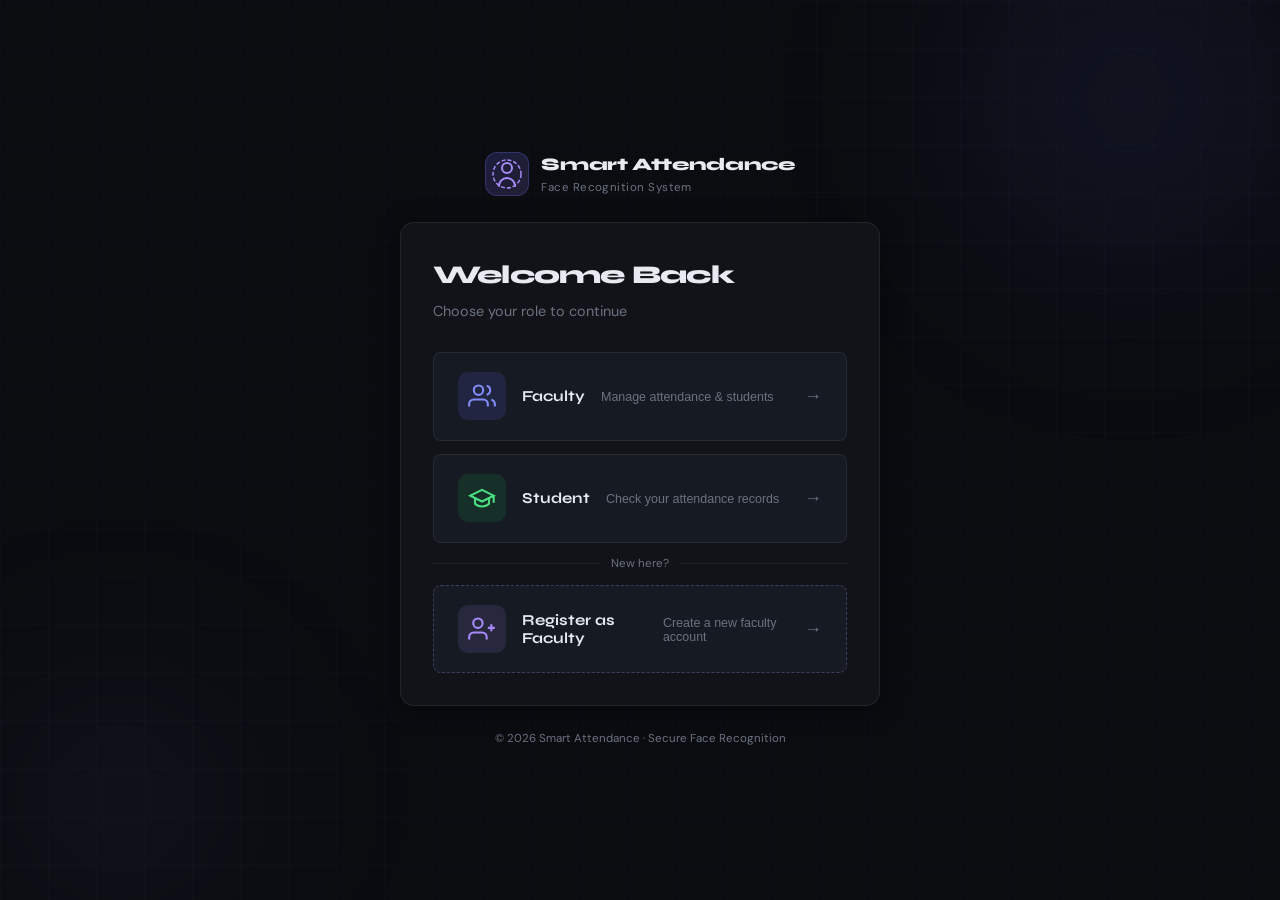
<file: frontend/index.html>
<!DOCTYPE html>
<html lang="en">

<head>
  <meta charset="UTF-8" />
  <meta name="viewport" content="width=device-width, initial-scale=1.0" />
  <title>Smart Attendance — Face Recognition System</title>
  <link rel="preconnect" href="https://fonts.googleapis.com" />
  <link rel="preconnect" href="https://fonts.gstatic.com" crossorigin />
  <link
    href="https://fonts.googleapis.com/css2?family=Syne:wght@400;600;700;800&family=DM+Sans:ital,opsz,wght@0,9..40,300;0,9..40,400;0,9..40,500;1,9..40,300&display=swap"
    rel="stylesheet" />
  <link rel="stylesheet" href="css/style.css" />
</head>

<body class="login-page">

  <!-- Animated background grid -->
  <div class="bg-grid"></div>
  <div class="bg-orb orb-1"></div>
  <div class="bg-orb orb-2"></div>

  <div class="login-container">
    <!-- Logo / Brand -->
    <div class="brand">
      <div class="brand-icon">
        <svg width="32" height="32" viewBox="0 0 32 32" fill="none">
          <circle cx="16" cy="10" r="5" stroke="currentColor" stroke-width="2" />
          <path d="M8 28c0-4.418 3.582-8 8-8s8 3.582 8 8" stroke="currentColor" stroke-width="2"
            stroke-linecap="round" />
          <circle cx="16" cy="16" r="14" stroke="currentColor" stroke-width="1.5" stroke-dasharray="4 2" />
        </svg>
      </div>
      <div class="brand-text">
        <span class="brand-name">Smart Attendance</span>
        <span class="brand-sub">Face Recognition System</span>
      </div>
    </div>

    <!-- Role Selection -->
    <div class="login-card" id="roleSelect">
      <h1 class="login-title">Welcome Back</h1>
      <p class="login-desc">Choose your role to continue</p>

      <div class="role-cards">
        <button class="role-btn" id="btnFaculty" onclick="showLogin('faculty')">
          <div class="role-icon faculty-icon">
            <svg width="28" height="28" viewBox="0 0 24 24" fill="none" stroke="currentColor" stroke-width="1.8">
              <path d="M17 21v-2a4 4 0 0 0-4-4H5a4 4 0 0 0-4 4v2" />
              <circle cx="9" cy="7" r="4" />
              <path d="M23 21v-2a4 4 0 0 0-3-3.87" />
              <path d="M16 3.13a4 4 0 0 1 0 7.75" />
            </svg>
          </div>
          <span class="role-label">Faculty</span>
          <span class="role-desc-text">Manage attendance & students</span>
          <div class="role-arrow">→</div>
        </button>

        <button class="role-btn" id="btnStudent" onclick="showLogin('student')">
          <div class="role-icon student-icon">
            <svg width="28" height="28" viewBox="0 0 24 24" fill="none" stroke="currentColor" stroke-width="1.8">
              <path d="M22 10v6M2 10l10-5 10 5-10 5z" />
              <path d="M6 12v5c3 3 9 3 12 0v-5" />
            </svg>
          </div>
          <span class="role-label">Student</span>
          <span class="role-desc-text">Check your attendance records</span>
          <div class="role-arrow">→</div>
        </button>
      </div>

      <div class="divider-row">
        <span class="divider-line"></span>
        <span class="divider-text">New here?</span>
        <span class="divider-line"></span>
      </div>

      <button class="role-btn register-btn" onclick="showLogin('register')">
        <div class="role-icon register-icon">
          <svg width="28" height="28" viewBox="0 0 24 24" fill="none" stroke="currentColor" stroke-width="1.8">
            <path d="M16 21v-2a4 4 0 0 0-4-4H5a4 4 0 0 0-4 4v2" />
            <circle cx="8.5" cy="7" r="4" />
            <line x1="20" y1="8" x2="20" y2="14" />
            <line x1="23" y1="11" x2="17" y2="11" />
          </svg>
        </div>
        <span class="role-label">Register as Faculty</span>
        <span class="role-desc-text">Create a new faculty account</span>
        <div class="role-arrow">→</div>
      </button>
    </div>

    <!-- Faculty Login Form -->
    <div class="login-card hidden" id="facultyLogin">
      <button class="back-btn" onclick="showRole()">← Back</button>
      <div class="form-header">
        <div class="form-icon faculty-icon">
          <svg width="22" height="22" viewBox="0 0 24 24" fill="none" stroke="currentColor" stroke-width="1.8">
            <path d="M17 21v-2a4 4 0 0 0-4-4H5a4 4 0 0 0-4 4v2" />
            <circle cx="9" cy="7" r="4" />
            <path d="M23 21v-2a4 4 0 0 0-3-3.87" />
            <path d="M16 3.13a4 4 0 0 1 0 7.75" />
          </svg>
        </div>
        <h2>Faculty Login</h2>
      </div>

      <form class="auth-form" onsubmit="handleFacultyLogin(event)">
        <div class="form-group">
          <label>Full Name or Email</label>
          <input type="text" id="facultyName" placeholder="e.g. Dr. Ramesh Kumar or email" required autocomplete="off" />
        </div>
        <div class="form-group">
          <label>Password</label>
          <div class="input-wrap">
            <input type="password" id="facultyPass" placeholder="Enter password" required />
            <button type="button" class="toggle-pass" onclick="togglePass('facultyPass')">
              <svg width="16" height="16" viewBox="0 0 24 24" fill="none" stroke="currentColor" stroke-width="2">
                <path d="M1 12s4-8 11-8 11 8 11 8-4 8-11 8-11-8-11-8z" />
                <circle cx="12" cy="12" r="3" />
              </svg>
            </button>
          </div>
        </div>
        <div class="form-error hidden" id="facultyError">Incorrect name or password. Please try again.</div>
        <button type="submit" class="submit-btn faculty-btn">
          <span>Login as Faculty</span>
          <div class="btn-spinner hidden"></div>
        </button>
        <div class="forgot-row">
          <button type="button" class="forgot-link" onclick="showLogin('forgot')">
            <svg width="13" height="13" viewBox="0 0 24 24" fill="none" stroke="currentColor" stroke-width="2">
              <rect x="3" y="11" width="18" height="11" rx="2" ry="2" />
              <path d="M7 11V7a5 5 0 0 1 10 0v4" />
            </svg>
            Forgot Password?
          </button>
        </div>
      </form>
    </div>

    <!-- Student Login Form -->
    <div class="login-card hidden" id="studentLogin">
      <button class="back-btn" onclick="showRole()">← Back</button>
      <div class="form-header">
        <div class="form-icon student-icon">
          <svg width="22" height="22" viewBox="0 0 24 24" fill="none" stroke="currentColor" stroke-width="1.8">
            <path d="M22 10v6M2 10l10-5 10 5-10 5z" />
            <path d="M6 12v5c3 3 9 3 12 0v-5" />
          </svg>
        </div>
        <h2>Student Login</h2>
      </div>

      <form class="auth-form" onsubmit="handleStudentLogin(event)">
        <div class="form-group">
          <label>Full Name</label>
          <input type="text" id="studentName" placeholder="e.g. Aravind Kumar" required autocomplete="off" />
        </div>
        <div class="form-group">
          <label>Register Number</label>
          <input type="text" id="studentReg" placeholder="e.g. 22CS001" required autocomplete="off" />
        </div>
        <div class="form-error hidden" id="studentError">Student not found. Check your details.</div>
        <button type="submit" class="submit-btn student-btn">
          <span>Login as Student</span>
          <div class="btn-spinner hidden"></div>
        </button>
      </form>
    </div>

    <!-- Faculty Register Form -->
    <div class="login-card hidden" id="registerLogin">
      <button class="back-btn" onclick="showRole()">← Back</button>
      <div class="form-header">
        <div class="form-icon register-icon">
          <svg width="22" height="22" viewBox="0 0 24 24" fill="none" stroke="currentColor" stroke-width="1.8">
            <path d="M16 21v-2a4 4 0 0 0-4-4H5a4 4 0 0 0-4 4v2" />
            <circle cx="8.5" cy="7" r="4" />
            <line x1="20" y1="8" x2="20" y2="14" />
            <line x1="23" y1="11" x2="17" y2="11" />
          </svg>
        </div>
        <h2>Create Faculty Account</h2>
      </div>

      <form class="auth-form" onsubmit="handleFacultyRegister(event)">
        <div class="form-group">
          <label>Full Name</label>
          <input type="text" id="regName" placeholder="e.g. Dr. Ramesh Kumar" required autocomplete="off" />
        </div>
        <div class="form-group">
          <label>Department</label>
          <input type="text" id="regDept" placeholder="e.g. Computer Science & Engineering" required
            autocomplete="off" />
        </div>
        <div class="form-group">
          <label>Subject / Subjects Handling</label>
          <input type="text" id="regSubject" placeholder="e.g. Data Structures, Algorithms" required
            autocomplete="off" />
        </div>
        <div class="form-group">
          <label>Email Address</label>
          <input type="email" id="regEmail" placeholder="faculty@college.edu" required autocomplete="off" />
        </div>
        <div class="form-group">
          <label>Password</label>
          <div class="input-wrap">
            <input type="password" id="regPass" placeholder="Minimum 8 characters" required minlength="8"
              oninput="updateRegPassStrength(this.value)" />
            <button type="button" class="toggle-pass" onclick="togglePass('regPass')">
              <svg width="16" height="16" viewBox="0 0 24 24" fill="none" stroke="currentColor" stroke-width="2">
                <path d="M1 12s4-8 11-8 11 8 11 8-4 8-11 8-11-8-11-8z" />
                <circle cx="12" cy="12" r="3" />
              </svg>
            </button>
          </div>
          <div class="password-strength" id="regPassStrength"></div>
        </div>
        <div class="form-group">
          <label>Confirm Password</label>
          <div class="input-wrap">
            <input type="password" id="regConfirmPass" placeholder="Re-enter your password" required />
          </div>
        </div>
        <div class="form-error hidden" id="registerError"></div>
        <div class="form-success hidden" id="registerSuccess">Account created! You can now log in.</div>
        <button type="submit" class="submit-btn faculty-btn">
          <span>Create Account</span>
          <div class="btn-spinner hidden"></div>
        </button>
        <p style="text-align:center;font-size:0.78rem;color:var(--text-muted)">
          Already have an account?
          <button type="button" onclick="showLogin('faculty')"
            style="background:none;border:none;color:var(--accent-hov);cursor:pointer;font-size:0.78rem;text-decoration:underline">Sign
            in</button>
        </p>
      </form>
    </div>

    <!-- Forgot Password Panel -->
    <div class="login-card hidden" id="forgotLogin">
      <button class="back-btn" onclick="showLogin('faculty')">← Back to Login</button>
      <div class="form-header">
        <div class="form-icon forgot-icon">
          <svg width="22" height="22" viewBox="0 0 24 24" fill="none" stroke="currentColor" stroke-width="1.8">
            <rect x="3" y="11" width="18" height="11" rx="2" ry="2" />
            <path d="M7 11V7a5 5 0 0 1 10 0v4" />
          </svg>
        </div>
        <h2>Forgot Password</h2>
      </div>
      <p class="forgot-desc">Enter your registered name and email. We'll verify your account and let you set a new
        password.</p>

      <!-- Step 1: Verify identity -->
      <div id="forgotStep1">
        <form class="auth-form" onsubmit="handleForgotVerify(event)">
          <div class="form-group">
            <label>Full Name</label>
            <input type="text" id="forgotName" placeholder="e.g. Dr. Ramesh Kumar" required autocomplete="off" />
          </div>
          <div class="form-group">
            <label>Registered Email</label>
            <input type="email" id="forgotEmail" placeholder="faculty@college.edu" required autocomplete="off" />
          </div>
          <div class="form-error hidden" id="forgotError"></div>
          <button type="submit" class="submit-btn faculty-btn">
            <span>Verify Account</span>
            <div class="btn-spinner hidden"></div>
          </button>
        </form>
      </div>

      <!-- Step 2: Set new password (shown after verification) -->
      <div id="forgotStep2" class="hidden">
        <div class="verified-badge">
          <svg width="16" height="16" viewBox="0 0 24 24" fill="none" stroke="currentColor" stroke-width="2.5">
            <polyline points="20 6 9 17 4 12" />
          </svg>
          Account verified
        </div>
        <form class="auth-form" onsubmit="handleForgotReset(event)">
          <div class="form-group">
            <label>New Password</label>
            <div class="input-wrap">
              <input type="password" id="forgotNewPass" placeholder="Minimum 8 characters" required minlength="8"
                oninput="updateForgotPassStrength(this.value)" />
              <button type="button" class="toggle-pass" onclick="togglePass('forgotNewPass')">
                <svg width="16" height="16" viewBox="0 0 24 24" fill="none" stroke="currentColor" stroke-width="2">
                  <path d="M1 12s4-8 11-8 11 8 11 8-4 8-11 8-11-8-11-8z" />
                  <circle cx="12" cy="12" r="3" />
                </svg>
              </button>
            </div>
            <div class="password-strength" id="forgotPassStrength"></div>
          </div>
          <div class="form-group">
            <label>Confirm New Password</label>
            <div class="input-wrap">
              <input type="password" id="forgotConfirmPass" placeholder="Re-enter new password" required />
            </div>
          </div>
          <div class="form-error hidden" id="forgotResetError"></div>
          <div class="form-success hidden" id="forgotResetSuccess">Password reset! Redirecting to login…</div>
          <button type="submit" class="submit-btn faculty-btn">
            <span>Reset Password</span>
            <div class="btn-spinner hidden"></div>
          </button>
        </form>
      </div>
    </div>

    <p class="footer-note">© 2026 Smart Attendance · Secure Face Recognition</p>
  </div>

  <script src="js/api.js?v=5"></script>
  <script src="js/main.js?v=5"></script>
</body>

</html>
</file>
<file: frontend/css/style.css>
/* ─── SmartAttend Global Styles ─────────────────────────── */

:root {
  --bg:        #0a0c10;
  --bg-card:   #111318;
  --bg-card2:  #161a22;
  --border:    rgba(255,255,255,0.07);
  --border-hov:rgba(255,255,255,0.14);
  --text:      #e8eaf2;
  --text-muted:#6b7280;
  --text-dim:  #9ca3af;
  --accent:    #6366f1;
  --accent-hov:#818cf8;
  --accent-2:  #a78bfa;
  --green:     #22c55e;
  --red:       #ef4444;
  --yellow:    #f59e0b;
  --shadow:    0 4px 24px rgba(0,0,0,0.4);
  --radius:    14px;
  --radius-sm: 8px;
}

*, *::before, *::after { box-sizing: border-box; margin: 0; padding: 0; }

html { scroll-behavior: smooth; }

body {
  font-family: 'DM Sans', sans-serif;
  background: var(--bg);
  color: var(--text);
  min-height: 100vh;
  overflow-x: hidden;
  font-size: 15px;
  line-height: 1.6;
}

/* ─── Animated Background ───────────────────────────────── */
.bg-grid {
  position: fixed; inset: 0; z-index: 0; pointer-events: none;
  background-image:
    linear-gradient(rgba(99,102,241,0.035) 1px, transparent 1px),
    linear-gradient(90deg, rgba(99,102,241,0.035) 1px, transparent 1px);
  background-size: 48px 48px;
}

.bg-orb {
  position: fixed; border-radius: 50%; filter: blur(90px); pointer-events: none; z-index: 0;
  animation: orbFloat 12s ease-in-out infinite alternate;
}
.orb-1 {
  width: 500px; height: 500px;
  background: radial-gradient(circle, rgba(99,102,241,0.12) 0%, transparent 70%);
  top: -150px; right: -100px;
}
.orb-2 {
  width: 400px; height: 400px;
  background: radial-gradient(circle, rgba(167,139,250,0.08) 0%, transparent 70%);
  bottom: -100px; left: -80px;
  animation-delay: -6s;
}
@keyframes orbFloat {
  from { transform: translate(0,0) scale(1); }
  to   { transform: translate(30px, 40px) scale(1.1); }
}

/* ─── Login Page ─────────────────────────────────────────── */
.login-page {
  display: flex; align-items: center; justify-content: center;
  min-height: 100vh; padding: 2rem;
}

.login-container {
  position: relative; z-index: 1;
  width: 100%; max-width: 480px;
  display: flex; flex-direction: column; align-items: center; gap: 1.5rem;
}

/* Brand */
.brand {
  display: flex; align-items: center; gap: 12px;
  animation: fadeDown 0.6s ease both;
}
.brand-icon {
  width: 44px; height: 44px; border-radius: 12px;
  background: linear-gradient(135deg, rgba(99,102,241,0.2), rgba(167,139,250,0.15));
  border: 1px solid rgba(99,102,241,0.3);
  display: flex; align-items: center; justify-content: center;
  color: var(--accent-2);
}
.brand-icon.small { width: 34px; height: 34px; border-radius: 9px; }
.brand-text { display: flex; flex-direction: column; }
.brand-name { font-family: 'Syne', sans-serif; font-weight: 800; font-size: 1.1rem; letter-spacing: -0.02em; }
.brand-sub  { font-size: 0.72rem; color: var(--text-muted); letter-spacing: 0.04em; }

/* Login card */
.login-card {
  width: 100%;
  background: var(--bg-card);
  border: 1px solid var(--border);
  border-radius: var(--radius);
  padding: 2rem;
  box-shadow: var(--shadow);
  animation: fadeUp 0.5s ease both 0.1s;
  position: relative;
}

.login-title {
  font-family: 'Syne', sans-serif;
  font-weight: 800; font-size: 1.6rem; letter-spacing: -0.03em;
  margin-bottom: 0.3rem;
}
.login-desc { color: var(--text-muted); margin-bottom: 1.8rem; font-size: 0.9rem; }

/* Role cards */
.role-cards { display: flex; flex-direction: column; gap: 0.85rem; }

.role-btn {
  width: 100%; padding: 1.2rem 1.5rem;
  display: flex; align-items: center; gap: 1rem;
  background: var(--bg-card2);
  border: 1px solid var(--border);
  border-radius: var(--radius-sm);
  color: var(--text); cursor: pointer; text-align: left;
  transition: all 0.2s ease; position: relative; overflow: hidden;
}
.role-btn::before {
  content: ''; position: absolute; inset: 0;
  background: linear-gradient(135deg, transparent, rgba(99,102,241,0.04));
  opacity: 0; transition: opacity 0.2s;
}
.role-btn:hover { border-color: var(--border-hov); transform: translateY(-2px); box-shadow: 0 8px 28px rgba(0,0,0,0.3); }
.role-btn:hover::before { opacity: 1; }

.role-icon {
  width: 48px; height: 48px; border-radius: 10px;
  display: flex; align-items: center; justify-content: center; flex-shrink: 0;
}
.faculty-icon { background: rgba(99,102,241,0.15); color: #818cf8; }
.student-icon { background: rgba(34,197,94,0.12);  color: #4ade80; }

.role-label { font-family: 'Syne', sans-serif; font-weight: 700; font-size: 0.95rem; }
.role-desc-text { font-size: 0.78rem; color: var(--text-muted); margin-top: 1px; }
.role-arrow { margin-left: auto; color: var(--text-muted); font-size: 1.1rem; transition: transform 0.2s; }
.role-btn:hover .role-arrow { transform: translateX(4px); }

/* Form header */
.form-header {
  display: flex; align-items: center; gap: 0.8rem; margin-bottom: 1.5rem;
}
.form-icon { width: 36px; height: 36px; border-radius: 8px; display: flex; align-items: center; justify-content: center; }
.form-header h2 { font-family: 'Syne', sans-serif; font-weight: 700; font-size: 1.2rem; }

/* Auth form */
.auth-form { display: flex; flex-direction: column; gap: 1.1rem; }

.form-group { display: flex; flex-direction: column; gap: 0.4rem; }
.form-group label { font-size: 0.8rem; font-weight: 500; color: var(--text-dim); letter-spacing: 0.03em; }

input[type="text"], input[type="password"], input[type="email"],
input[type="tel"], input[type="number"], input[type="date"],
input[type="time"], select, textarea {
  width: 100%; padding: 0.7rem 0.9rem;
  background: rgba(255,255,255,0.04);
  border: 1px solid var(--border);
  border-radius: var(--radius-sm); color: var(--text);
  font-family: 'DM Sans', sans-serif; font-size: 0.9rem;
  outline: none; transition: border-color 0.2s, box-shadow 0.2s;
  -webkit-appearance: none;
}
input:focus, select:focus, textarea:focus {
  border-color: var(--accent); box-shadow: 0 0 0 3px rgba(99,102,241,0.12);
}
input::placeholder, textarea::placeholder { color: var(--text-muted); }
select option { background: #1a1d26; }

.input-wrap { position: relative; }
.input-wrap input { padding-right: 2.6rem; }
.toggle-pass {
  position: absolute; right: 0.7rem; top: 50%; transform: translateY(-50%);
  background: none; border: none; color: var(--text-muted); cursor: pointer;
  display: flex; align-items: center; transition: color 0.2s;
}
.toggle-pass:hover { color: var(--text); }

/* Buttons */
.submit-btn {
  padding: 0.8rem; border-radius: var(--radius-sm);
  border: none; cursor: pointer; font-family: 'Syne', sans-serif;
  font-weight: 700; font-size: 0.9rem; letter-spacing: 0.03em;
  display: flex; align-items: center; justify-content: center; gap: 0.5rem;
  transition: all 0.2s; margin-top: 0.3rem;
}
.faculty-btn { background: var(--accent); color: #fff; }
.faculty-btn:hover { background: var(--accent-hov); transform: translateY(-1px); box-shadow: 0 6px 20px rgba(99,102,241,0.35); }
.student-btn { background: #16a34a; color: #fff; }
.student-btn:hover { background: #15803d; transform: translateY(-1px); box-shadow: 0 6px 20px rgba(22,163,74,0.3); }

.action-btn {
  display: inline-flex; align-items: center; gap: 0.45rem;
  padding: 0.55rem 1.1rem; border-radius: var(--radius-sm);
  border: none; cursor: pointer; font-family: 'DM Sans', sans-serif;
  font-size: 0.85rem; font-weight: 500; transition: all 0.18s;
}
.action-btn.primary { background: var(--accent); color: #fff; }
.action-btn.primary:hover { background: var(--accent-hov); box-shadow: 0 4px 16px rgba(99,102,241,0.3); }
.action-btn.secondary {
  background: rgba(255,255,255,0.06); color: var(--text-dim);
  border: 1px solid var(--border);
}
.action-btn.secondary:hover { background: rgba(255,255,255,0.1); border-color: var(--border-hov); }
.action-btn.danger { background: rgba(239,68,68,0.15); color: #f87171; border: 1px solid rgba(239,68,68,0.2); }
.action-btn.danger:hover { background: rgba(239,68,68,0.25); }
.action-btn.small { padding: 0.4rem 0.8rem; font-size: 0.78rem; }

/* Back button */
.back-btn {
  background: none; border: none; color: var(--text-muted);
  cursor: pointer; font-size: 0.82rem; padding: 0; margin-bottom: 1.2rem;
  font-family: 'DM Sans', sans-serif; transition: color 0.2s;
}
.back-btn:hover { color: var(--text); }

/* Form error/success */
.form-error {
  padding: 0.6rem 0.9rem; border-radius: var(--radius-sm);
  background: rgba(239,68,68,0.1); border: 1px solid rgba(239,68,68,0.2);
  color: #f87171; font-size: 0.82rem;
}
.form-success {
  padding: 0.6rem 0.9rem; border-radius: var(--radius-sm);
  background: rgba(34,197,94,0.1); border: 1px solid rgba(34,197,94,0.2);
  color: #4ade80; font-size: 0.82rem;
}

/* Spinner */
.btn-spinner {
  width: 16px; height: 16px; border-radius: 50%;
  border: 2px solid rgba(255,255,255,0.3);
  border-top-color: #fff; animation: spin 0.7s linear infinite;
}

/* Footer */
.footer-note { font-size: 0.72rem; color: var(--text-muted); text-align: center; }

/* ─── Shared Components ──────────────────────────────────── */

.card {
  background: var(--bg-card); border: 1px solid var(--border);
  border-radius: var(--radius); padding: 1.5rem;
  box-shadow: 0 2px 16px rgba(0,0,0,0.25);
}

.card-title {
  font-family: 'Syne', sans-serif; font-weight: 700;
  font-size: 0.9rem; letter-spacing: 0.02em;
  display: flex; align-items: center; gap: 0.5rem;
}
.card-title-row { display: flex; align-items: center; justify-content: space-between; margin-bottom: 1rem; }

/* Tables */
.table-wrap { overflow-x: auto; border-radius: var(--radius-sm); }
.data-table { width: 100%; border-collapse: collapse; font-size: 0.85rem; }
.data-table th {
  padding: 0.65rem 0.9rem; text-align: left;
  font-size: 0.72rem; text-transform: uppercase; letter-spacing: 0.07em;
  color: var(--text-muted); border-bottom: 1px solid var(--border);
  font-weight: 500; font-family: 'DM Sans', sans-serif;
  white-space: nowrap;
}
.data-table td {
  padding: 0.75rem 0.9rem; border-bottom: 1px solid rgba(255,255,255,0.04);
  color: var(--text-dim); font-size: 0.85rem; vertical-align: middle;
}
.data-table tr:last-child td { border-bottom: none; }
.data-table tbody tr { transition: background 0.15s; }
.data-table tbody tr:hover { background: rgba(255,255,255,0.025); }

.table-empty {
  text-align: center; padding: 3rem 1rem; color: var(--text-muted);
  display: flex; flex-direction: column; align-items: center; gap: 0.75rem;
}

/* Badges */
.badge {
  display: inline-flex; align-items: center; justify-content: center;
  padding: 0.2rem 0.6rem; border-radius: 20px; font-size: 0.72rem; font-weight: 600;
}
.badge-green  { background: rgba(34,197,94,0.12);  color: #4ade80; }
.badge-red    { background: rgba(239,68,68,0.12);  color: #f87171; }
.badge-yellow { background: rgba(251,191,36,0.12); color: #fbbf24; }
.badge-blue   { background: rgba(99,102,241,0.15); color: #818cf8; }

/* Avatar */
.avatar {
  width: 36px; height: 36px; border-radius: 50%;
  background: linear-gradient(135deg, var(--accent), var(--accent-2));
  display: flex; align-items: center; justify-content: center;
  font-family: 'Syne', sans-serif; font-weight: 800; font-size: 0.75rem;
  color: #fff; flex-shrink: 0; letter-spacing: 0.02em;
}

/* Filter row */
.filter-row {
  display: flex; gap: 0.75rem; align-items: center;
  flex-wrap: wrap; margin-bottom: 1rem;
}
.search-input { flex: 1; min-width: 200px; }
.dark-input { /* alias – inputs auto-styled above */ }
.dark-input.small { padding: 0.5rem 0.8rem; font-size: 0.82rem; }

/* Toast */
.toast-container {
  position: fixed; bottom: 1.5rem; right: 1.5rem; z-index: 9999;
  display: flex; flex-direction: column; gap: 0.5rem;
}
.toast {
  background: var(--bg-card); border: 1px solid var(--border);
  border-radius: var(--radius-sm); padding: 0.75rem 1.1rem;
  font-size: 0.85rem; box-shadow: var(--shadow); min-width: 240px;
  display: flex; align-items: center; gap: 0.6rem;
  animation: toastIn 0.3s ease both;
}
.toast.success { border-color: rgba(34,197,94,0.3); }
.toast.error   { border-color: rgba(239,68,68,0.3); }
.toast.info    { border-color: rgba(99,102,241,0.3); }
@keyframes toastIn {
  from { opacity: 0; transform: translateX(20px); }
  to   { opacity: 1; transform: translateX(0); }
}

/* Modals */
.modal-overlay {
  position: fixed; inset: 0; z-index: 1000;
  background: rgba(0,0,0,0.7); backdrop-filter: blur(6px);
  display: flex; align-items: center; justify-content: center;
  padding: 1rem; animation: fadeIn 0.15s ease;
}
.modal {
  background: var(--bg-card); border: 1px solid var(--border);
  border-radius: var(--radius); padding: 1.75rem; width: 100%;
  max-width: 680px; max-height: 90vh; overflow-y: auto;
  animation: modalIn 0.25s ease;
}
.modal.small-modal { max-width: 420px; }
.modal-header {
  display: flex; justify-content: space-between; align-items: center;
  margin-bottom: 1.5rem;
}
.modal-header h3 { font-family: 'Syne', sans-serif; font-weight: 700; font-size: 1rem; }
.modal-close {
  background: none; border: none; color: var(--text-muted); cursor: pointer;
  font-size: 1rem; line-height: 1; transition: color 0.2s;
}
.modal-close:hover { color: var(--text); }
.modal-footer { display: flex; justify-content: flex-end; gap: 0.75rem; margin-top: 1.5rem; }
.modal-two-col { display: grid; grid-template-columns: 1fr 1fr; gap: 0.9rem; margin-bottom: 1rem; }
.modal-form { display: flex; flex-direction: column; gap: 0.85rem; }

@keyframes modalIn {
  from { opacity: 0; transform: scale(0.96) translateY(12px); }
  to   { opacity: 1; transform: scale(1) translateY(0); }
}

/* Face capture area */
.face-capture-area {
  background: rgba(255,255,255,0.02); border: 1px dashed var(--border);
  border-radius: var(--radius-sm); padding: 1rem;
}
.face-preview-grid {
  display: flex; flex-wrap: wrap; gap: 0.5rem; margin-bottom: 0.75rem;
  min-height: 60px;
}
.face-thumb {
  width: 60px; height: 60px; border-radius: var(--radius-sm);
  object-fit: cover; border: 1px solid var(--border); position: relative;
}
.face-capture-btns { display: flex; gap: 0.5rem; flex-wrap: wrap; margin-bottom: 0.5rem; }
.hint-text { font-size: 0.74rem; color: var(--text-muted); margin-top: 0.4rem; }

/* Password strength */
.password-strength {
  height: 3px; border-radius: 3px; margin-top: 0.4rem;
  background: rgba(255,255,255,0.08); overflow: hidden;
}
.password-strength::after {
  content: ''; display: block; height: 100%; border-radius: 3px;
  width: var(--strength, 0%); transition: width 0.3s, background 0.3s;
  background: var(--strength-color, var(--red));
}

/* Stats grid */
.stats-grid {
  display: grid; grid-template-columns: repeat(auto-fit, minmax(180px, 1fr)); gap: 1rem;
  margin-bottom: 1.5rem;
}
.stat-card {
  background: var(--bg-card); border: 1px solid var(--border); border-radius: var(--radius);
  padding: 1.25rem; display: flex; align-items: center; gap: 1rem;
}
.stat-icon {
  width: 44px; height: 44px; border-radius: 10px;
  display: flex; align-items: center; justify-content: center; flex-shrink: 0;
}
.stat-value { font-family: 'Syne', sans-serif; font-weight: 800; font-size: 1.5rem; display: block; }
.stat-label { font-size: 0.76rem; color: var(--text-muted); display: block; margin-top: 2px; }

/* Live date */
.live-date {
  font-size: 0.78rem; color: var(--text-muted); letter-spacing: 0.04em;
  background: rgba(255,255,255,0.04); padding: 0.35rem 0.8rem;
  border-radius: 20px; border: 1px solid var(--border);
  white-space: nowrap;
}

/* Header actions row */
.header-actions { display: flex; align-items: center; gap: 0.6rem; flex-wrap: wrap; }

/* Spinner */
.spinner {
  width: 28px; height: 28px; border-radius: 50%;
  border: 3px solid rgba(255,255,255,0.1); border-top-color: var(--accent);
  animation: spin 0.8s linear infinite;
}
@keyframes spin { to { transform: rotate(360deg); } }

/* Utility */
.hidden { display: none !important; }

@keyframes fadeDown {
  from { opacity: 0; transform: translateY(-10px); }
  to   { opacity: 1; transform: translateY(0); }
}
@keyframes fadeUp {
  from { opacity: 0; transform: translateY(12px); }
  to   { opacity: 1; transform: translateY(0); }
}
@keyframes fadeIn {
  from { opacity: 0; }
  to   { opacity: 1; }
}

/* ─── Responsive ─────────────────────────────────────────── */
@media (max-width: 640px) {
  .login-card { padding: 1.5rem; }
  .modal-two-col { grid-template-columns: 1fr; }
  .stats-grid { grid-template-columns: 1fr 1fr; }
  .filter-row { flex-direction: column; }
}

/* ─── Divider row ─────────────────────────────────────────── */
.divider-row {
  display: flex; align-items: center; gap: 0.75rem; margin: 0.75rem 0;
}
.divider-line { flex: 1; height: 1px; background: var(--border); }
.divider-text { font-size: 0.72rem; color: var(--text-muted); white-space: nowrap; }

/* ─── Register button variant ────────────────────────────── */
.register-btn { border: 1px dashed rgba(167,139,250,0.3) !important; }
.register-btn:hover { border-color: rgba(167,139,250,0.6) !important; }
.register-icon { background: rgba(167,139,250,0.12); color: var(--accent-2); }

/* ─── Field hint ──────────────────────────────────────────── */
.field-hint {
  font-size: 0.72rem; color: var(--text-muted); margin-top: 0.3rem;
  display: flex; align-items: center; gap: 0.3rem;
}
.field-hint::before { content: '⏱'; font-size: 0.7rem; }

/* ─── Forgot Password ────────────────────────────────────── */
.forgot-row {
  display: flex; justify-content: center; margin-top: 0.6rem;
}
.forgot-link {
  background: none; border: none; cursor: pointer;
  color: var(--text-muted); font-size: 0.78rem;
  font-family: 'DM Sans', sans-serif;
  display: inline-flex; align-items: center; gap: 0.35rem;
  transition: color 0.2s; padding: 0.25rem 0.5rem;
  border-radius: 6px;
}
.forgot-link:hover { color: var(--accent-hov); background: rgba(99,102,241,0.07); }

.forgot-icon { background: rgba(251,191,36,0.12); color: #fbbf24; }

.forgot-desc {
  font-size: 0.82rem; color: var(--text-muted); margin-bottom: 1.25rem;
  line-height: 1.6; border-left: 2px solid rgba(251,191,36,0.3);
  padding-left: 0.75rem;
}

.verified-badge {
  display: inline-flex; align-items: center; gap: 0.4rem;
  background: rgba(34,197,94,0.1); border: 1px solid rgba(34,197,94,0.25);
  color: #4ade80; font-size: 0.78rem; font-weight: 600;
  padding: 0.35rem 0.8rem; border-radius: 20px;
  margin-bottom: 1.25rem;
  animation: chipIn 0.3s ease both;
}
</file>
<file: frontend/css/dashboard.css>
/* ─── Dashboard & Student Portal Styles ─────────────────── */

/* ─── Layout ─────────────────────────────────────────────── */
.dashboard-page {
  display: flex;
  min-height: 100vh;
}

/* ─── Sidebar ────────────────────────────────────────────── */
.sidebar {
  width: 230px; flex-shrink: 0;
  background: var(--bg-card);
  border-right: 1px solid var(--border);
  display: flex; flex-direction: column;
  position: fixed; top: 0; left: 0; bottom: 0; z-index: 100;
  transition: transform 0.3s ease;
}

.sidebar-brand {
  padding: 1.4rem 1.25rem;
  display: flex; align-items: center; gap: 0.7rem;
  font-family: 'Syne', sans-serif; font-weight: 800; font-size: 0.95rem;
  border-bottom: 1px solid var(--border); letter-spacing: -0.01em;
}

.sidebar-nav {
  flex: 1; padding: 0.75rem 0.6rem; display: flex; flex-direction: column; gap: 2px;
  overflow-y: auto;
}
.nav-item {
  display: flex; align-items: center; gap: 0.7rem;
  padding: 0.65rem 0.85rem; border-radius: var(--radius-sm);
  color: var(--text-muted); text-decoration: none; font-size: 0.85rem;
  transition: all 0.18s; cursor: pointer;
}
.nav-item:hover { background: rgba(255,255,255,0.05); color: var(--text); }
.nav-item.active { background: rgba(99,102,241,0.15); color: var(--accent-hov); }
.nav-item svg { flex-shrink: 0; }

.sidebar-footer {
  padding: 1rem; border-top: 1px solid var(--border);
  display: flex; align-items: center; gap: 0.75rem;
}
.faculty-profile { flex: 1; display: flex; align-items: center; gap: 0.65rem; min-width: 0; }
.profile-info { display: flex; flex-direction: column; min-width: 0; }
.profile-name { font-size: 0.82rem; font-weight: 600; white-space: nowrap; overflow: hidden; text-overflow: ellipsis; }
.profile-role { font-size: 0.7rem; color: var(--text-muted); }

.logout-btn {
  background: rgba(239,68,68,0.1); border: 1px solid rgba(239,68,68,0.15);
  color: #f87171; padding: 0.4rem 0.5rem; border-radius: 7px;
  cursor: pointer; display: flex; align-items: center; justify-content: center;
  transition: all 0.18s; flex-shrink: 0;
}
.logout-btn:hover { background: rgba(239,68,68,0.2); }

/* Mobile sidebar toggle */
.sidebar-toggle {
  display: none; position: fixed; top: 1rem; left: 1rem; z-index: 200;
  background: var(--bg-card); border: 1px solid var(--border);
  border-radius: 8px; padding: 0.55rem; cursor: pointer; flex-direction: column; gap: 4px;
}
.sidebar-toggle span {
  display: block; width: 18px; height: 2px; background: var(--text);
  border-radius: 2px; transition: all 0.2s;
}

/* ─── Main content ───────────────────────────────────────── */
.main-content {
  margin-left: 230px; flex: 1;
  padding: 2rem 2rem 3rem;
  position: relative; z-index: 1;
  min-height: 100vh;
}

.dash-section { display: flex; flex-direction: column; gap: 1.25rem; }
.dash-section.active { display: flex; }
.dash-section.hidden { display: none; }

.section-header {
  display: flex; justify-content: space-between;
  align-items: flex-start; gap: 1rem; flex-wrap: wrap; margin-bottom: 0.25rem;
}
.section-title {
  font-family: 'Syne', sans-serif; font-weight: 800;
  font-size: 1.5rem; letter-spacing: -0.03em;
}
.section-sub { color: var(--text-muted); font-size: 0.85rem; margin-top: 0.2rem; }

/* ─── Time Settings Card ─────────────────────────────────── */
.time-settings-card { margin-bottom: 0; }
.time-settings-grid {
  display: grid; grid-template-columns: repeat(auto-fit, minmax(200px, 1fr));
  gap: 1rem; margin: 1rem 0 1.25rem;
}

/* ─── Camera ─────────────────────────────────────────────── */
.camera-card { }
.camera-header {
  display: flex; align-items: center; gap: 1rem;
  margin-bottom: 1rem; flex-wrap: wrap;
}
.session-info { display: flex; align-items: center; gap: 0.6rem; flex: 1; }
.session-badge {
  font-size: 0.7rem; font-weight: 700; letter-spacing: 0.08em;
  padding: 0.2rem 0.6rem; border-radius: 20px;
}
.session-badge.live { background: rgba(239,68,68,0.15); color: #f87171; animation: pulse 1.5s ease-in-out infinite; }
@keyframes pulse { 0%,100%{opacity:1} 50%{opacity:0.5} }
.session-subject { font-family: 'Syne', sans-serif; font-weight: 700; font-size: 0.9rem; }
.session-timer {
  font-family: 'Syne', sans-serif; font-weight: 800; font-size: 1.5rem;
  letter-spacing: -0.03em; color: var(--accent-2); font-variant-numeric: tabular-nums;
}

.camera-container {
  position: relative; border-radius: var(--radius-sm); overflow: hidden;
  background: #000; aspect-ratio: 16/9; max-height: 380px;
}
.camera-container.small-cam { aspect-ratio: 4/3; max-height: 280px; }

#videoFeed, #captureVideo {
  width: 100%; height: 100%; object-fit: cover; display: block;
}
#faceCanvas {
  position: absolute; inset: 0; width: 100%; height: 100%;
}

/* Scanning line */
.scan-line {
  position: absolute; left: 0; right: 0; height: 2px;
  background: linear-gradient(90deg, transparent, var(--accent), var(--accent-2), transparent);
  animation: scanMove 3s linear infinite;
  box-shadow: 0 0 12px rgba(99,102,241,0.6);
}
@keyframes scanMove {
  0%   { top: 0%; }
  100% { top: 100%; }
}

/* Corners */
.camera-corners { position: absolute; inset: 0; pointer-events: none; }
.corner {
  position: absolute; width: 20px; height: 20px;
  border-color: var(--accent); border-style: solid;
}
.corner.tl { top: 10px; left: 10px; border-width: 2px 0 0 2px; border-radius: 3px 0 0 0; }
.corner.tr { top: 10px; right: 10px; border-width: 2px 2px 0 0; border-radius: 0 3px 0 0; }
.corner.bl { bottom: 10px; left: 10px; border-width: 0 0 2px 2px; border-radius: 0 0 0 3px; }
.corner.br { bottom: 10px; right: 10px; border-width: 0 2px 2px 0; border-radius: 0 0 3px 0; }

/* Recognition status */
.recognition-status {
  position: absolute; bottom: 10px; left: 50%; transform: translateX(-50%);
  display: flex; align-items: center; gap: 0.5rem;
  background: rgba(0,0,0,0.65); backdrop-filter: blur(6px);
  padding: 0.4rem 0.9rem; border-radius: 20px;
  font-size: 0.78rem; color: rgba(255,255,255,0.8); white-space: nowrap;
}
.status-dot {
  width: 7px; height: 7px; border-radius: 50%;
  background: var(--green); animation: pulse 1.2s infinite;
}

/* Recognized list */
.recognized-list { margin-top: 1rem; }
.recognized-list h4 { font-size: 0.82rem; margin-bottom: 0.6rem; display: flex; align-items: center; gap: 0.5rem; }
.count-badge {
  background: var(--accent); color: #fff; border-radius: 20px;
  padding: 0.1rem 0.5rem; font-size: 0.7rem; font-weight: 700;
}
.recognized-chips { display: flex; flex-wrap: wrap; gap: 0.4rem; }
.recognized-chip {
  padding: 0.3rem 0.7rem; border-radius: 20px;
  background: rgba(34,197,94,0.1); border: 1px solid rgba(34,197,94,0.2);
  color: #4ade80; font-size: 0.78rem; animation: chipIn 0.3s ease;
}
@keyframes chipIn { from{opacity:0;transform:scale(0.85)} to{opacity:1;transform:scale(1)} }
.empty-msg { font-size: 0.78rem; color: var(--text-muted); font-style: italic; }

/* ─── Session Summary ────────────────────────────────────── */
.session-summary {
  text-align: center; padding: 2.5rem;
}
.summary-icon {
  width: 64px; height: 64px; border-radius: 50%;
  background: rgba(34,197,94,0.15); border: 2px solid rgba(34,197,94,0.3);
  color: #4ade80; font-size: 1.8rem; display: flex;
  align-items: center; justify-content: center; margin: 0 auto 1rem;
  animation: popIn 0.4s cubic-bezier(0.34,1.56,0.64,1) both;
}
@keyframes popIn { from{opacity:0;transform:scale(0.5)} to{opacity:1;transform:scale(1)} }
.session-summary h3 { font-family: 'Syne', sans-serif; font-weight: 800; font-size: 1.3rem; margin-bottom: 0.4rem; }
.session-summary p { color: var(--text-muted); margin-bottom: 1.25rem; }
.summary-stats { display: flex; gap: 2rem; justify-content: center; margin-bottom: 1.5rem; flex-wrap: wrap; }
.summary-stat { display: flex; flex-direction: column; align-items: center; }
.summary-stat .val { font-family: 'Syne', sans-serif; font-weight: 800; font-size: 1.8rem; }
.summary-stat .lbl { font-size: 0.75rem; color: var(--text-muted); }
.summary-actions { display: flex; gap: 0.75rem; justify-content: center; flex-wrap: wrap; }

/* ─── Student portal ─────────────────────────────────────── */
.student-portal { flex-direction: column; }

.student-header {
  position: sticky; top: 0; z-index: 100;
  background: rgba(10,12,16,0.85); backdrop-filter: blur(12px);
  border-bottom: 1px solid var(--border);
  padding: 0.75rem 2rem;
  display: flex; align-items: center; justify-content: space-between;
  gap: 1rem;
}
.brand.compact { gap: 0.6rem; }
.brand.compact span { font-family: 'Syne', sans-serif; font-weight: 800; font-size: 0.9rem; }

.student-info-bar { display: flex; align-items: center; gap: 1rem; }
.student-badge { display: flex; align-items: center; gap: 0.7rem; }
.student-avatar { background: linear-gradient(135deg, #16a34a, #4ade80); }
.student-name-bar { font-weight: 600; font-size: 0.88rem; display: block; }
.student-reg-bar  { font-size: 0.72rem; color: var(--text-muted); display: block; }

.student-main { flex: 1; padding: 2rem; max-width: 1100px; margin: 0 auto; width: 100%; display: flex; flex-direction: column; gap: 1.25rem; position: relative; z-index: 1; }

.student-welcome { display: flex; justify-content: space-between; align-items: center; flex-wrap: wrap; gap: 0.75rem; }
.student-welcome h1 { font-family: 'Syne', sans-serif; font-weight: 800; font-size: 1.6rem; letter-spacing: -0.03em; }
.student-welcome h1 span { color: var(--accent-2); }

.student-stats { margin-bottom: 0; }

/* Faculty grid */
.faculty-grid {
  display: grid; grid-template-columns: repeat(auto-fill, minmax(230px, 1fr));
  gap: 1rem; margin-top: 0.5rem;
}
.faculty-card {
  background: var(--bg-card2); border: 1px solid var(--border);
  border-radius: var(--radius-sm); padding: 1.25rem;
  cursor: pointer; transition: all 0.2s; display: flex; flex-direction: column; gap: 0.75rem;
}
.faculty-card:hover {
  border-color: var(--accent); transform: translateY(-2px);
  box-shadow: 0 6px 20px rgba(99,102,241,0.12);
}
.faculty-card-top { display: flex; align-items: center; gap: 0.75rem; }
.faculty-avatar-lg {
  width: 44px; height: 44px; border-radius: 50%;
  background: linear-gradient(135deg, var(--accent), var(--accent-2));
  display: flex; align-items: center; justify-content: center;
  font-family: 'Syne', sans-serif; font-weight: 800; font-size: 0.8rem; color: #fff;
}
.faculty-card-name { font-weight: 600; font-size: 0.88rem; }
.faculty-card-subject { font-size: 0.74rem; color: var(--text-muted); }
.faculty-card-stats { display: flex; gap: 0.5rem; flex-wrap: wrap; }
.mini-stat {
  flex: 1; min-width: 60px; background: rgba(255,255,255,0.04);
  border-radius: 6px; padding: 0.4rem 0.5rem; text-align: center;
}
.mini-stat .ms-val {
  font-family: 'Syne', sans-serif; font-weight: 700; font-size: 0.95rem;
  display: block;
}
.mini-stat .ms-lbl { font-size: 0.65rem; color: var(--text-muted); }
.mini-stat.good .ms-val  { color: #4ade80; }
.mini-stat.warn .ms-val  { color: #fbbf24; }
.mini-stat.bad  .ms-val  { color: #f87171; }

/* Attendance detail */
.detail-header { display: flex; align-items: center; gap: 1rem; margin-bottom: 1.5rem; flex-wrap: wrap; }
.back-chip {
  background: rgba(255,255,255,0.06); border: 1px solid var(--border);
  color: var(--text-dim); padding: 0.4rem 0.85rem; border-radius: 20px;
  cursor: pointer; font-size: 0.8rem; font-family: 'DM Sans', sans-serif;
  transition: all 0.18s; white-space: nowrap;
}
.back-chip:hover { background: rgba(255,255,255,0.1); }
.detail-faculty-info { display: flex; align-items: center; gap: 0.75rem; }
.detail-faculty-name { font-family: 'Syne', sans-serif; font-weight: 700; font-size: 1rem; display: block; }
.detail-faculty-subject { font-size: 0.78rem; color: var(--text-muted); display: block; }

.attendance-overview { display: flex; gap: 2rem; align-items: center; flex-wrap: wrap; }
.attendance-ring-wrap { flex-shrink: 0; }
.attendance-numbers { flex: 1; min-width: 200px; display: flex; flex-direction: column; gap: 0.65rem; }
.att-num-row { display: flex; justify-content: space-between; align-items: center; padding: 0.5rem 0; border-bottom: 1px solid rgba(255,255,255,0.04); }
.att-num-row:last-child { border-bottom: none; }
.att-label { font-size: 0.82rem; color: var(--text-muted); }
.att-val { font-family: 'Syne', sans-serif; font-weight: 700; font-size: 1rem; }
.att-val.present { color: #4ade80; }
.att-val.absent  { color: #f87171; }

.attendance-alert {
  padding: 0.75rem 1rem; border-radius: var(--radius-sm); margin-top: 1rem;
  font-size: 0.85rem; display: flex; align-items: center; gap: 0.6rem;
}
.attendance-alert.safe   { background: rgba(34,197,94,0.08); border:1px solid rgba(34,197,94,0.2); color:#4ade80; }
.attendance-alert.warn   { background: rgba(251,191,36,0.08); border:1px solid rgba(251,191,36,0.2); color:#fbbf24; }
.attendance-alert.danger { background: rgba(239,68,68,0.08); border:1px solid rgba(239,68,68,0.2); color:#f87171; }

.ring-progress { transition: stroke-dashoffset 1s ease; }

.loading-placeholder {
  grid-column: 1 / -1; padding: 3rem;
  display: flex; flex-direction: column; align-items: center; gap: 1rem;
  color: var(--text-muted);
}

/* Narrow card */
.narrow-card { max-width: 520px; }

/* ─── Session end-time display ───────────────────────────── */
.session-end-info {
  display: flex; flex-direction: column; align-items: center; line-height: 1;
}
.end-label {
  font-size: 0.62rem; text-transform: uppercase; letter-spacing: 0.08em;
  color: var(--text-muted); margin-bottom: 2px;
}
.session-timer {
  font-family: 'Syne', sans-serif; font-weight: 800; font-size: 1.4rem;
  letter-spacing: -0.02em; color: var(--accent-2); font-variant-numeric: tabular-nums;
}
.session-countdown {
  font-family: 'Syne', sans-serif; font-weight: 600; font-size: 0.82rem;
  color: var(--text-muted); background: rgba(255,255,255,0.05);
  border: 1px solid var(--border); padding: 0.3rem 0.75rem;
  border-radius: 20px; white-space: nowrap;
  font-variant-numeric: tabular-nums;
}
.session-countdown.warn  { color: #fbbf24; border-color: rgba(251,191,36,0.3); background: rgba(251,191,36,0.07); }
.session-countdown.urgent{ color: #f87171; border-color: rgba(239,68,68,0.3);  background: rgba(239,68,68,0.07); animation: pulse 0.8s ease-in-out infinite; }

/* ─── Time's up overlay ──────────────────────────────────── */
.timesup-overlay {
  position: absolute; inset: 0; z-index: 10;
  background: rgba(10,12,16,0.88); backdrop-filter: blur(8px);
  display: flex; flex-direction: column; align-items: center; justify-content: center;
  gap: 0.6rem; animation: fadeIn 0.4s ease;
}
.timesup-icon {
  font-size: 3rem; animation: popIn 0.5s cubic-bezier(0.34,1.56,0.64,1) both;
}
.timesup-title {
  font-family: 'Syne', sans-serif; font-weight: 800; font-size: 1.4rem;
  color: #fff; letter-spacing: -0.02em;
}
.timesup-sub { font-size: 0.85rem; color: var(--text-muted); text-align: center; padding: 0 1rem; }

/* ─── Subject-wise Session Tracker ───────────────────────── */
.subject-tracker-card { margin-bottom: 0; }
.subject-tracker-card .card-title {
  display: flex; align-items: center; gap: 0.5rem;
}
.tracker-total-badge {
  margin-left: auto;
  background: rgba(129,140,248,0.15); color: #818cf8;
  font-size: 0.7rem; font-weight: 700; padding: 0.2rem 0.65rem;
  border-radius: 20px; letter-spacing: 0.04em;
}
.subject-tracker-grid {
  display: grid; grid-template-columns: repeat(auto-fill, minmax(280px, 1fr));
  gap: 0.65rem; margin-top: 1rem;
}
.subj-tracker-tile {
  display: flex; align-items: center; gap: 0.75rem;
  padding: 0.85rem 1rem; border-radius: var(--radius-sm);
  background: var(--tile-bg, rgba(255,255,255,0.03));
  border: 1px solid rgba(255,255,255,0.06);
  transition: all 0.2s;
}
.subj-tracker-tile:hover {
  border-color: var(--tile-color, var(--accent));
  transform: translateY(-1px);
  box-shadow: 0 4px 16px rgba(0,0,0,0.15);
}
.subj-tile-icon {
  width: 38px; height: 38px; border-radius: 10px;
  background: var(--tile-bg, rgba(255,255,255,0.05));
  border: 1px solid var(--tile-color, var(--accent));
  display: flex; align-items: center; justify-content: center;
  font-size: 1.1rem; flex-shrink: 0;
}
.subj-tile-body { flex: 1; min-width: 0; }
.subj-tile-name {
  font-weight: 600; font-size: 0.82rem;
  white-space: nowrap; overflow: hidden; text-overflow: ellipsis;
}
.subj-tile-meta {
  font-size: 0.68rem; color: var(--text-muted); margin-top: 2px;
}
.subj-tile-bar {
  height: 3px; background: rgba(255,255,255,0.06);
  border-radius: 3px; margin-top: 5px; overflow: hidden;
}
.subj-tile-bar-fill {
  height: 100%; border-radius: 3px;
  background: var(--tile-color, var(--accent));
  transition: width 0.6s ease;
}
.subj-tile-count {
  font-family: 'Syne', sans-serif; font-weight: 800; font-size: 1.4rem;
  color: var(--tile-color, var(--accent)); flex-shrink: 0;
  min-width: 28px; text-align: center;
}

/* ─── Responsive ─────────────────────────────────────────── */
@media (max-width: 900px) {
  .sidebar { transform: translateX(-100%); }
  .sidebar.open { transform: translateX(0); }
  .sidebar-toggle { display: flex; }
  .main-content { margin-left: 0; padding: 1rem 1rem 3rem; }
}

@media (max-width: 640px) {
  .student-header { padding: 0.75rem 1rem; }
  .student-main { padding: 1rem; }
  .time-settings-grid { grid-template-columns: 1fr; }
  .subject-tracker-grid { grid-template-columns: 1fr; }
  .attendance-overview { flex-direction: column; align-items: flex-start; }
  .summary-stats { gap: 1rem; }
  .camera-header { flex-direction: column; align-items: flex-start; }
  .session-timer { font-size: 1.2rem; }
}
</file>
